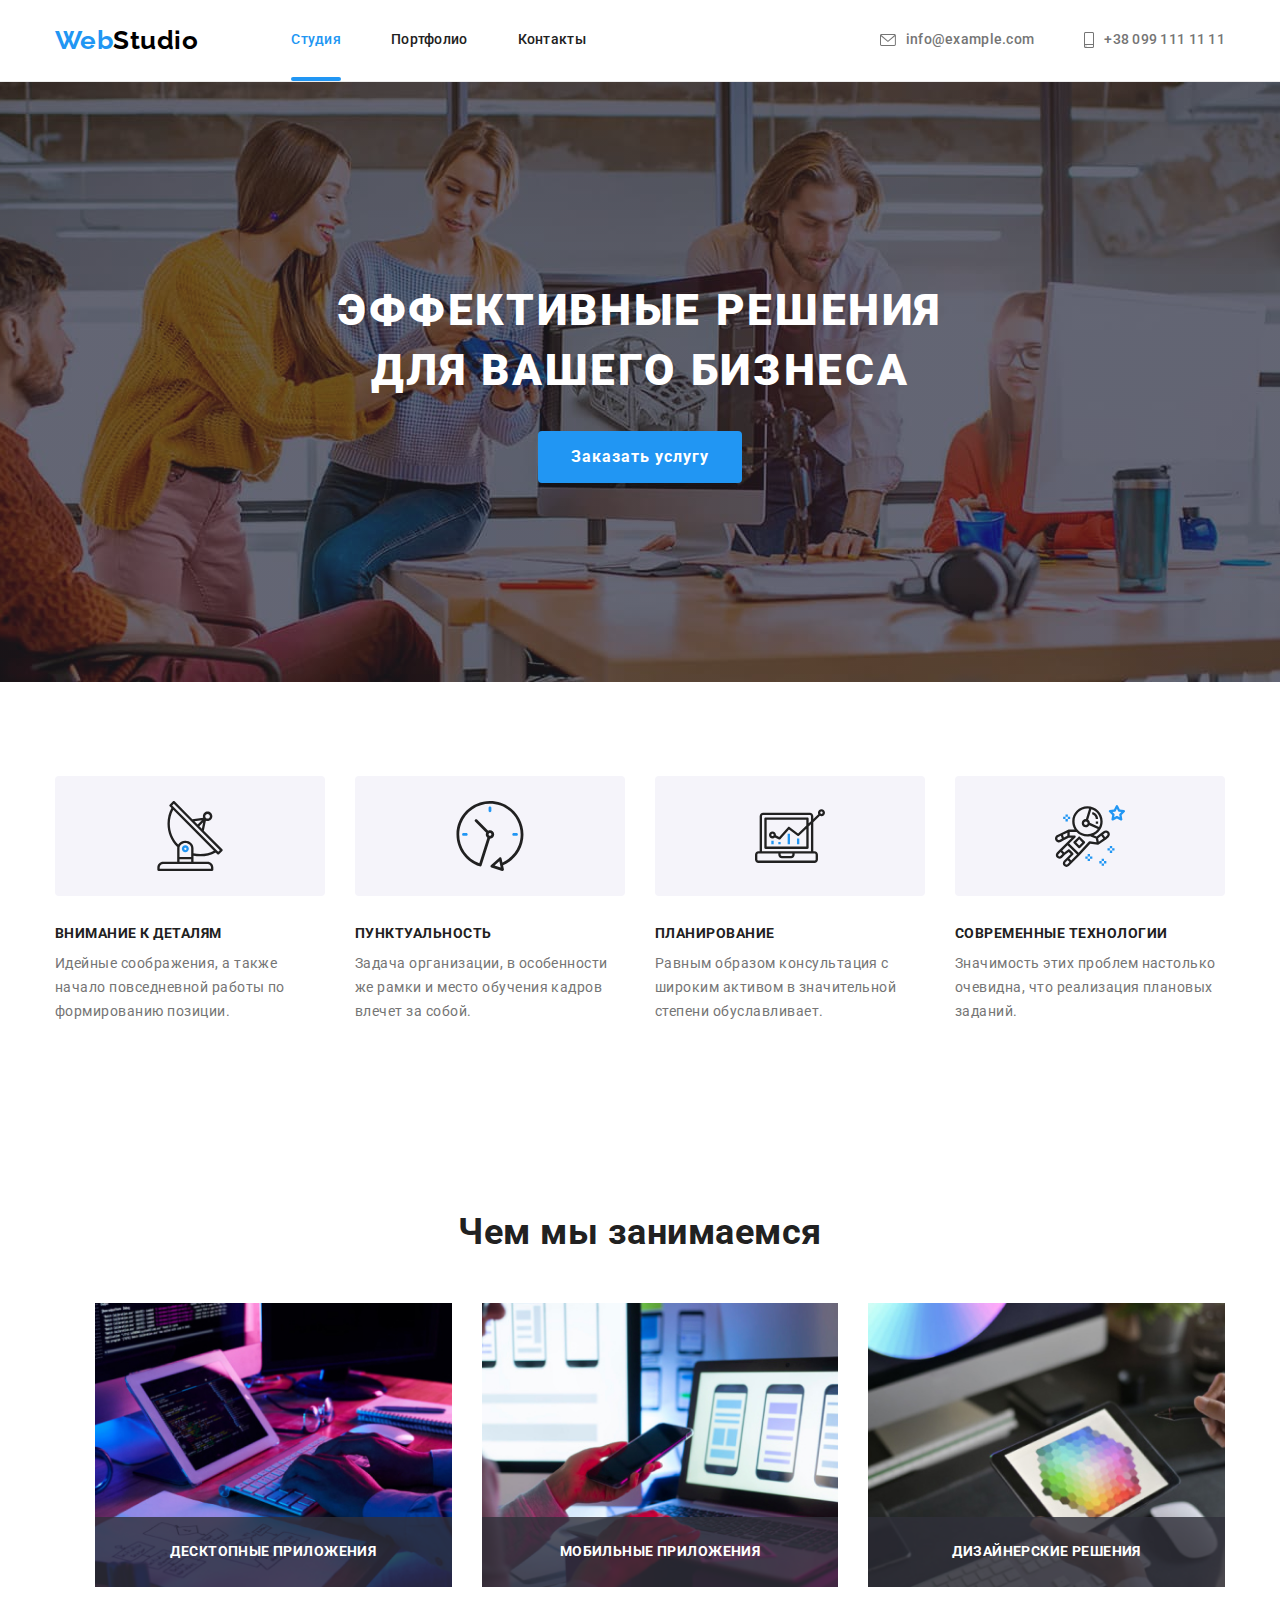
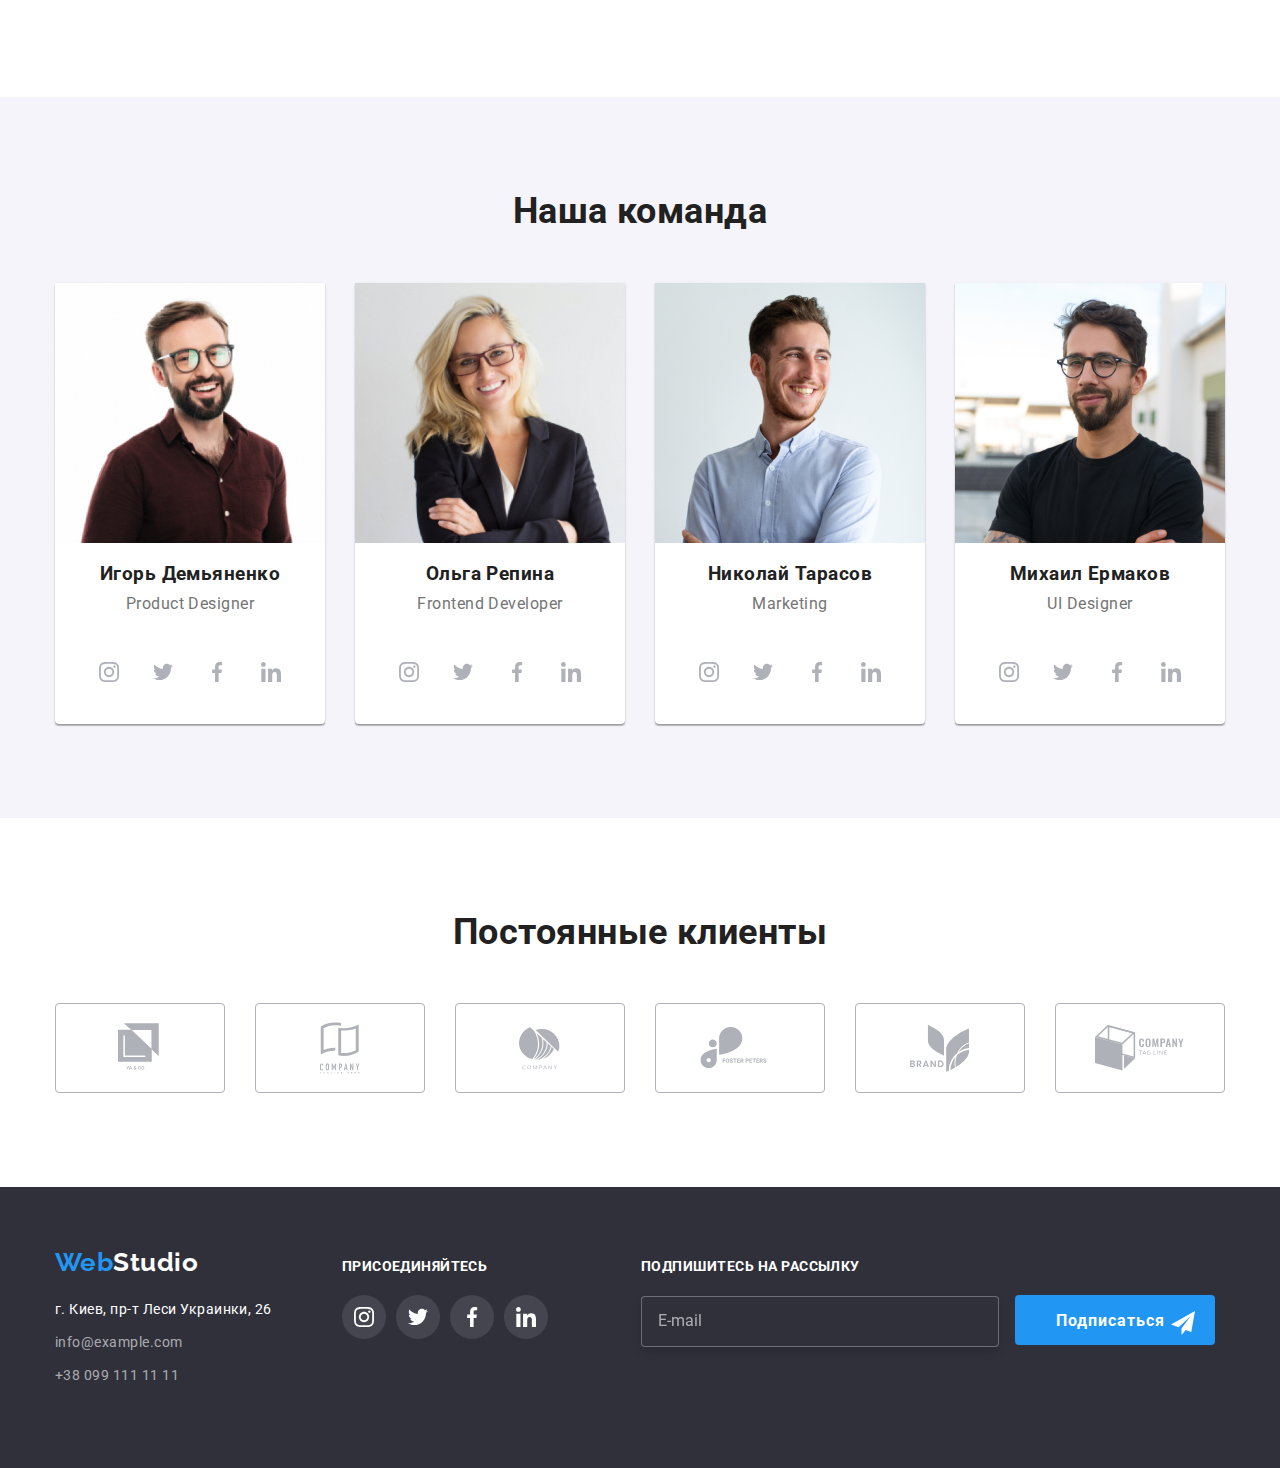
<file: index.html>
<!DOCTYPE html>
<html lang="ru">
  <head>
    <meta charset="UTF-8" />
    <meta name="viewport" content="width=device-width, initial-scale=1.0" />
    <title>WebStudio</title>
    
    <link href="https://fonts.googleapis.com/css2?family=Raleway:wght@700&family=Roboto:wght@400;500;700&display=swap" rel="stylesheet">
    <link rel="stylesheet" href="./css/normalize.css" />
    <link rel="stylesheet" href="./css/styles.css" />
  </head>
  <body>
    <!--Шапка страницы-->
    <header class="page-header">
  
      <div class="container flexbox">
      <nav class="navigation">
        <a href="./index.html" class="logo"> <span>Web</span>Studio</a>
        <!--Навигация на другие страницы-->
        <ul class="site-nav list">
          <li class="site-nav-item"><a href="./index.html" class="link current site-nav-link">Студия</a></li>
          <li class="site-nav-item"><a href="./portfolio.html" class="link site-nav-link">Портфолио</a></li>
          <li class="site-nav-item"><a href="./index.html" class="link site-nav-link">Контакты</a></li>
        </ul>
      </nav>
      <ul class="auth-nav list flexbox">
        <li class="contacts">
          <a class="link-contacts" href="mailto:info@example.com" >
          <svg class="contacts-icon" width="16" height="12"> 
            <use href="./img/icons/symbol-defs.svg#envelope"></use>
          </svg>
            info@example.com</a>
        </li>
        <li class="contacts">
          <a class="link-contacts"  href="tel:+380991111111"  >
          <svg class="contacts-icon" width="10" height="16">
            <use href="./img/icons/symbol-defs.svg#smartphone"></use>
          </svg>
          +38 099 111 11 11</a></li>
      </ul>
    </div>
    <span class="line flexbox"></span>
    </header>
    <main>
      <!--герой-->
      <section class="hero">
        <div class="hero-box">
        <h1 class="hero-title">Эффективные решения <br/> для вашего бизнеса</h1>
        <button class=" primary-button" data-modal-open>Заказать услугу</button>
      </div>
      </section>
      <!-- преимущества-->
      <section class="section feature">
        <div class="container">
        <ul class="feature-list list flexbox">
          <li class="flex-element">
            <div class="feature-icon ">
              <svg class="feature-icon-pic" width="70" height="70">
                <use href="./img/icons/symbol-defs.svg#antenna"></use>
              </svg>
            </div>
            <h3 class="section-title">Внимание к деталям</h3>
            <p class="section-text">
              Идейные соображения, а также начало повседневной работы по
              формированию позиции.
            </p>
          
          </li>
          <li class="flex-element">
            <div class="feature-icon ">
              <svg class="feature-icon-pic" width="70" height="70">
                <use href="./img/icons/symbol-defs.svg#clock"></use>
              </svg>
              </div>
            <h3 class="section-title">Пунктуальность</h3>
            <p class="section-text">
              Задача организации, в особенности же рамки и место обучения кадров
              влечет за собой.
            </p>
          </li>
          <li class="flex-element">
            <div class="feature-icon ">
              <svg class="feature-icon-pic" width="70" height="70">
                <use href="./img/icons/symbol-defs.svg#diagram"></use>
              </svg>
              </div>
            <h3 class="section-title">Планирование</h3>
            <p class="section-text">
              Равным образом консультация с широким активом в значительной
              степени обуславливает.
            </p>
          
          </li>
          <li class="flex-element">
            <div class="feature-icon ">
              <svg class="feature-icon-pic" width="70" height="70">
                <use href="./img/icons/symbol-defs.svg#astronaut"></use>
              </svg>
              </div>
            <h3 class="section-title">Современные технологии</h3>
            <p class="section-text">
              Значимость этих проблем настолько очевидна, что реализация
              плановых заданий.
            </p>
          
          </li>
        </ul>
      </div>
      </section>
      <!--галерея-->
      <section class="section gallery">
        <div class="container">
        <h2>Чем мы занимаемся</h2>
        <ul class="work flexbox">
          <li class="work-photo list">
            <a href="">
              <img src="./img/box1.jpg" alt="Работа с контентом" width="370" />
            
            <div class="gallery-bgc">
              <span class="gallery-text">Десктопные приложения</span>
           </div>
          </a>
          </li>
          <li class="work-photo list">
            <a href="">
              <img
                src="./img/box2.jpg"
                alt="Работа с мобильными приложениями"
                width="370"
              />
            
            <div class="gallery-bgc">
              <span class="gallery-text">Мобильные приложения</span>
            </div>
          </a>
          </li>
          <li class="work-photo list">
            <a href="">
              <img
                src="./img/box3.jpg"
                alt="Планшет с палитрой цвета"
                width="370"
              />
            
            <div class="gallery-bgc">
              <span class="gallery-text">Дизайнерские решения</span>
            </div>
          </a>
          </li>
        </ul>
      </div>
      </section>
      <!--команда-->
      <section class="section team-section">
        <div class="container">
        <h2>Наша команда</h2>
        <ul class="team list flexbox">
          <li class="team-box list">
            <img src="./img/img(1).jpg" class="team-pecture" alt="Фото члена команды" width="270" />
            <div class="work-desc">
            <h3 class="team-name">Игорь Демьяненко</h3>
            <p class="team-text">Product Designer</p>
            </div>
            <ul class="social-icon-list list">
              <li class="social-icon-item">
<a class="social-icon-link" href="https://www.instagram.com/" target="_blank" rel="" aria-label="ссылка на Инстаграм">
<svg class="social-icon">
  <use href="./img/icons/symbol-defs.svg#instagram"></use>
</svg>
</a>
              </li>
              <li class="social-icon-item">
<a class="social-icon-link" href="https://twitter.com/" target="_blank" rel="" aria-label="ссылка на Твиттер">
<svg class="social-icon">
  <use href="./img/icons/symbol-defs.svg#twitter"></use>
</svg>
</a>
              </li>
<li class="social-icon-item">
  <a class="social-icon-link" href="https://facebook.com/" target="_blank" rel="" aria-label="ссылка на Фейсбук">
    <svg class="social-icon">
      <use href="./img/icons/symbol-defs.svg#facebook"></use>
    </svg>
 </a>
</li>
<li class="social-icon-item">
  <a class="social-icon-link" href="https://linkedin.com/" target="_blank" rel="" aria-label="ссылка на Линкедин">
    <svg class="social-icon">
      <use href="./img/icons/symbol-defs.svg#linkedin"></use>
    </svg>
 </a>
</li>
              
            </ul>
          </li>
          <li class="team-box list">
            <img src="./img/img(2).jpg" class="team-pecture" alt="Фото члена команды" width="270" />
            <div class="work-desc">
            <h3 class="team-name">Ольга Репина</h3>
            <p class="team-text">Frontend Developer</p>
          </div>
          <ul class="social-icon-list list">
            <li class="social-icon-item">
<a class="social-icon-link" href="https://www.instagram.com/" target="_blank" rel="" aria-label="ссылка на Инстаграм">
<svg class="social-icon">
<use href="./img/icons/symbol-defs.svg#instagram"></use>
</svg>
</a>
 </li>
            <li class="social-icon-item">
<a class="social-icon-link" href="https://twitter.com/" target="_blank" rel="" aria-label="ссылка на Твиттер">
<svg class="social-icon">
<use href="./img/icons/symbol-defs.svg#twitter"></use>
</svg>
</a>
            </li>
<li class="social-icon-item">
<a class="social-icon-link" href="https://facebook.com/" target="_blank" rel="" aria-label="ссылка на Фейсбук">
  <svg class="social-icon">
    <use href="./img/icons/symbol-defs.svg#facebook"></use>
  </svg>
</a>
</li>
<li class="social-icon-item">
<a class="social-icon-link" href="https://linkedin.com/" target="_blank" rel="" aria-label="ссылка на Линкедин">
  <svg class="social-icon">
    <use href="./img/icons/symbol-defs.svg#linkedin"></use>
  </svg>
</a>

            </li>
          </ul>
          </li>
          <li class="team-box list">
            <img src="./img/img(3).jpg" class="team-pecture" alt="Фото члена команды" width="270" />
            <div class="work-desc">
            <h3 class="team-name">Николай Тарасов</h3>
            <p class="team-text">Marketing</p>
          </div>
          <ul class="social-icon-list list">
            <li class="social-icon-item">
<a class="social-icon-link" href="https://www.instagram.com/" target="_blank" rel="" aria-label="ссылка на Инстаграм">
<svg class="social-icon">
<use href="./img/icons/symbol-defs.svg#instagram"></use>
</svg>
</a>
            </li>
            <li class="social-icon-item">
<a class="social-icon-link" href="https://twitter.com/" target="_blank" rel="" aria-label="ссылка на Твиттер">
<svg class="social-icon">
<use href="./img/icons/symbol-defs.svg#twitter"></use>
</svg>
</a>
            </li>
<li class="social-icon-item">
<a class="social-icon-link" href="https://facebook.com/" target="_blank" rel="" aria-label="ссылка на Фейсбук">
  <svg class="social-icon">
    <use href="./img/icons/symbol-defs.svg#facebook"></use>
  </svg>
</a>
</li>
<li class="social-icon-item">
<a class="social-icon-link" href="https://linkedin.com/" target="_blank" rel="" aria-label="ссылка на Линкедин">
  <svg class="social-icon">
    <use href="./img/icons/symbol-defs.svg#linkedin"></use>
  </svg>
</a>

            </li>
          </ul>
          </li>
          <li class="team-box list">
            <img src="./img/img(4).jpg" class="team-pecture" alt="Фото члена команды" width="270" />
            <div class="work-desc">
            <h3 class="team-name">Михаил Ермаков</h3>
            <p class="team-text">UI Designer</p>
          </div>
          <ul class="social-icon-list list">
            <li class="social-icon-item">
<a class="social-icon-link" href="https://www.instagram.com/" target="_blank" rel="" aria-label="ссылка на Инстаграм">
<svg class="social-icon">
<use href="./img/icons/symbol-defs.svg#instagram"></use>
</svg>
</a>
            </li>
            <li class="social-icon-item">
<a class="social-icon-link" href="https://twitter.com/" target="_blank" rel="" aria-label="ссылка на Твиттер">
<svg class="social-icon">
<use href="./img/icons/symbol-defs.svg#twitter"></use>
</svg>
</a>
            </li>
<li class="social-icon-item">
<a class="social-icon-link" href="https://facebook.com/" target="_blank" rel="" aria-label="ссылка на Фейсбук">
  <svg class="social-icon">
    <use href="./img/icons/symbol-defs.svg#facebook"></use>
  </svg>
</a>
</li>
<li class="social-icon-item">
<a class="social-icon-link" href="https://linkedin.com/" target="_blank" rel="" aria-label="ссылка на Линкедин">
  <svg class="social-icon">
    <use href="./img/icons/symbol-defs.svg#linkedin"></use>
  </svg>
</a>

            </li>
          </ul>
          </li>
        </ul>
      </div>
      </section>
<!--Постоянные клиенты-->
      <section class="section clients">
 <div class="container">
          <h2>Постоянные клиенты</h2>
          <ul class="list clients-list flexbox">
            <li class="clients-item">
              <a class="clients-link" href="" target="_blank" rel="" aria-label="ссылка на клиентов">
                <svg class="clients-icon" width="45" height="50">
                  <use href="./img/icons/symbol-defs.svg#logo1"></use>
                </svg></a>
            </li>
            <li class="clients-item">
              <a class="clients-link" href="" target="_blank" rel="" aria-label="ссылка на клиентов">
                <svg class="clients-icon" width="40" height="52">
                  <use href="./img/icons/symbol-defs.svg#logo2"></use>
                </svg></a>
            </li>
            <li class="clients-item">
              <a class="clients-link" href="" target="_blank" rel="" aria-label="ссылка на клиентов">
                <svg class="clients-icon" width="41" height="43">
                  <use href="./img/icons/symbol-defs.svg#logo3"></use>
                  </svg>
                </a>
            </li>
            <li class="clients-item">
              <a class="clients-link" href="" target="_blank" rel="" aria-label="ссылка на клиентов">
                <svg class="clients-icon" width="80" height="42">
                  <use href="./img/icons/symbol-defs.svg#logo4"></use>
                </svg></a>
            </li>
            <li class="clients-item">
              <a class="clients-link" href="" target="_blank" rel="" aria-label="ссылка на клиентов">
                <svg class="clients-icon" width="59" height="47">
                  <use href="./img/icons/symbol-defs.svg#logo5"></use>
                </svg></a>
            </li>
            <li class="clients-item">
              <a class="clients-link" href="" target="_blank" rel="" aria-label="ссылка на клиентов">
                <svg class="clients-icon" width="89" height="46">
                  <use href="./img/icons/symbol-defs.svg#logo6"></use>
                </svg></a>
            </li>
          </ul>
        </div>
      </section>
    </main>

    <footer class="footer">
      <div class="container flexbox">
        <div class="logo-max">
        <a href="./index.html" class="logo-footer">
          <span>Web</span><span class="logo-white">Studio</span></a>
      
        <address class="address">
          г. Киев, пр-т Леси Украинки, 26
          <a href="mailto:info@example.com" class="link">info@example.com</a>
          <a href="tel:+380991111111" class="link-tel">+38 099 111 11 11</a>
        </address>
      </div>
        
        <div class="footer-box">
          <b class="follow">присоединяйтесь</b>
        <ul class="footer-icon-list list">
          <li class="footer-icon-item">
<a class="footer-icon-link" href="https://www.instagram.com/" target="_blank" rel="" aria-label="ссылка на Инстаграм">
<svg class="footer-icon">
<use href="./img/icons/symbol-defs.svg#instagram"></use>
</svg>
</a> 
          </li>
          <li class="footer-icon-item list">
<a class="footer-icon-link" href="https://twitter.com/" target="_blank" rel="" aria-label="ссылка на Твиттер">
<svg class="footer-icon">
<use href="./img/icons/symbol-defs.svg#twitter"></use>
</svg>
</a>
          </li>
<li class="footer-icon-item list">
<a class="footer-icon-link" href="https://facebook.com/" target="_blank" rel="" aria-label="ссылка на Фейсбук">
<svg class="footer-icon">
  <use href="./img/icons/symbol-defs.svg#facebook"></use>
</svg>
</a>
</li>
<li class="footer-icon-item list">
<a class="footer-icon-link" href="https://linkedin.com/" target="_blank" rel="" aria-label="ссылка на Линкедин">
<svg class="footer-icon">
  <use href="./img/icons/symbol-defs.svg#linkedin"></use>
</svg>
</a>
</li>
        </ul>
</div>
<div class="sign">
  <b class="subscribe-title">Подпишитесь на рассылку</b>
  <form class="footer-form"> 
<input class="field" type="email" name="subscribe"  placeholder="E-mail">
<button class="footer-btn" type="submit"><span>Подписаться</span>
  <svg class="footer-btn-icon" width="24px" height="24px">
    <use href="img/icons/symbol-defs3.svg#send"></use>
  </svg>
</button>
  </form>
</div>
</div>
</footer>
<div class="backdrop is-hidden" data-modal>
   <div class="modal">
     <button class="btn-close" data-modal-close>
       <svg class="modal-close">
      <use href="./img/icons/symbol-defs.svg#close"></use>
     </svg>
     </button>
    <div class="modal-content">
<b class="modal-title">Оставьте свои данные, мы вам перезвоним</b>
<form class="modal-form">
  <label class="form-box">
    <span>Имя</span>
    <input class="input-form" type="text" name="user-name" required>
    <svg class="form-icon" width="12" height="12">
      <use href="./img/icons/symbol-defs2.svg#name"></use>
    </svg>
  </label>
  <label class="form-box">
    <span>Телефон</span>
    <input class="input-form" type="tel" name="phone" required>
    <svg class="form-icon" width="12" height="12">
      <use href="./img/icons/symbol-defs2.svg#phone"></use>
    </svg>
  </label>
  <label class="form-box">
  <span>Почта</span>
  <input class="input-form" type="email" name="mail" required>
  <svg class="form-icon" width="12" height="12">
    <use href="./img/icons/symbol-defs2.svg#envelop"></use>
  </svg>
</label>
<label class="form-box">
  <span>Комментарий</span>
  <textarea class="form-comment" name="comment" placeholder="Введите текст">
</textarea>
</label>
<div class="checkbox-point">
<label class="deal-box">
  <input class="checkbox visually-hidden" type="checkbox" name="checkbox">
  <span class="deal-icon"></span>
  <span class="deal-text">Соглашаюсь с рассылкой и принимаю
    <a class="deal-link" href=""> Условия договора</a>
  </span>
</label>
</div>
<div class="button">
<button class="primary-button btn" type="submit">Отправить</button>
</div>
</form>
    </div>
   </div>
 </div>
 <script src="./js/modal.js"></script>
  </body>
</html>
</file>
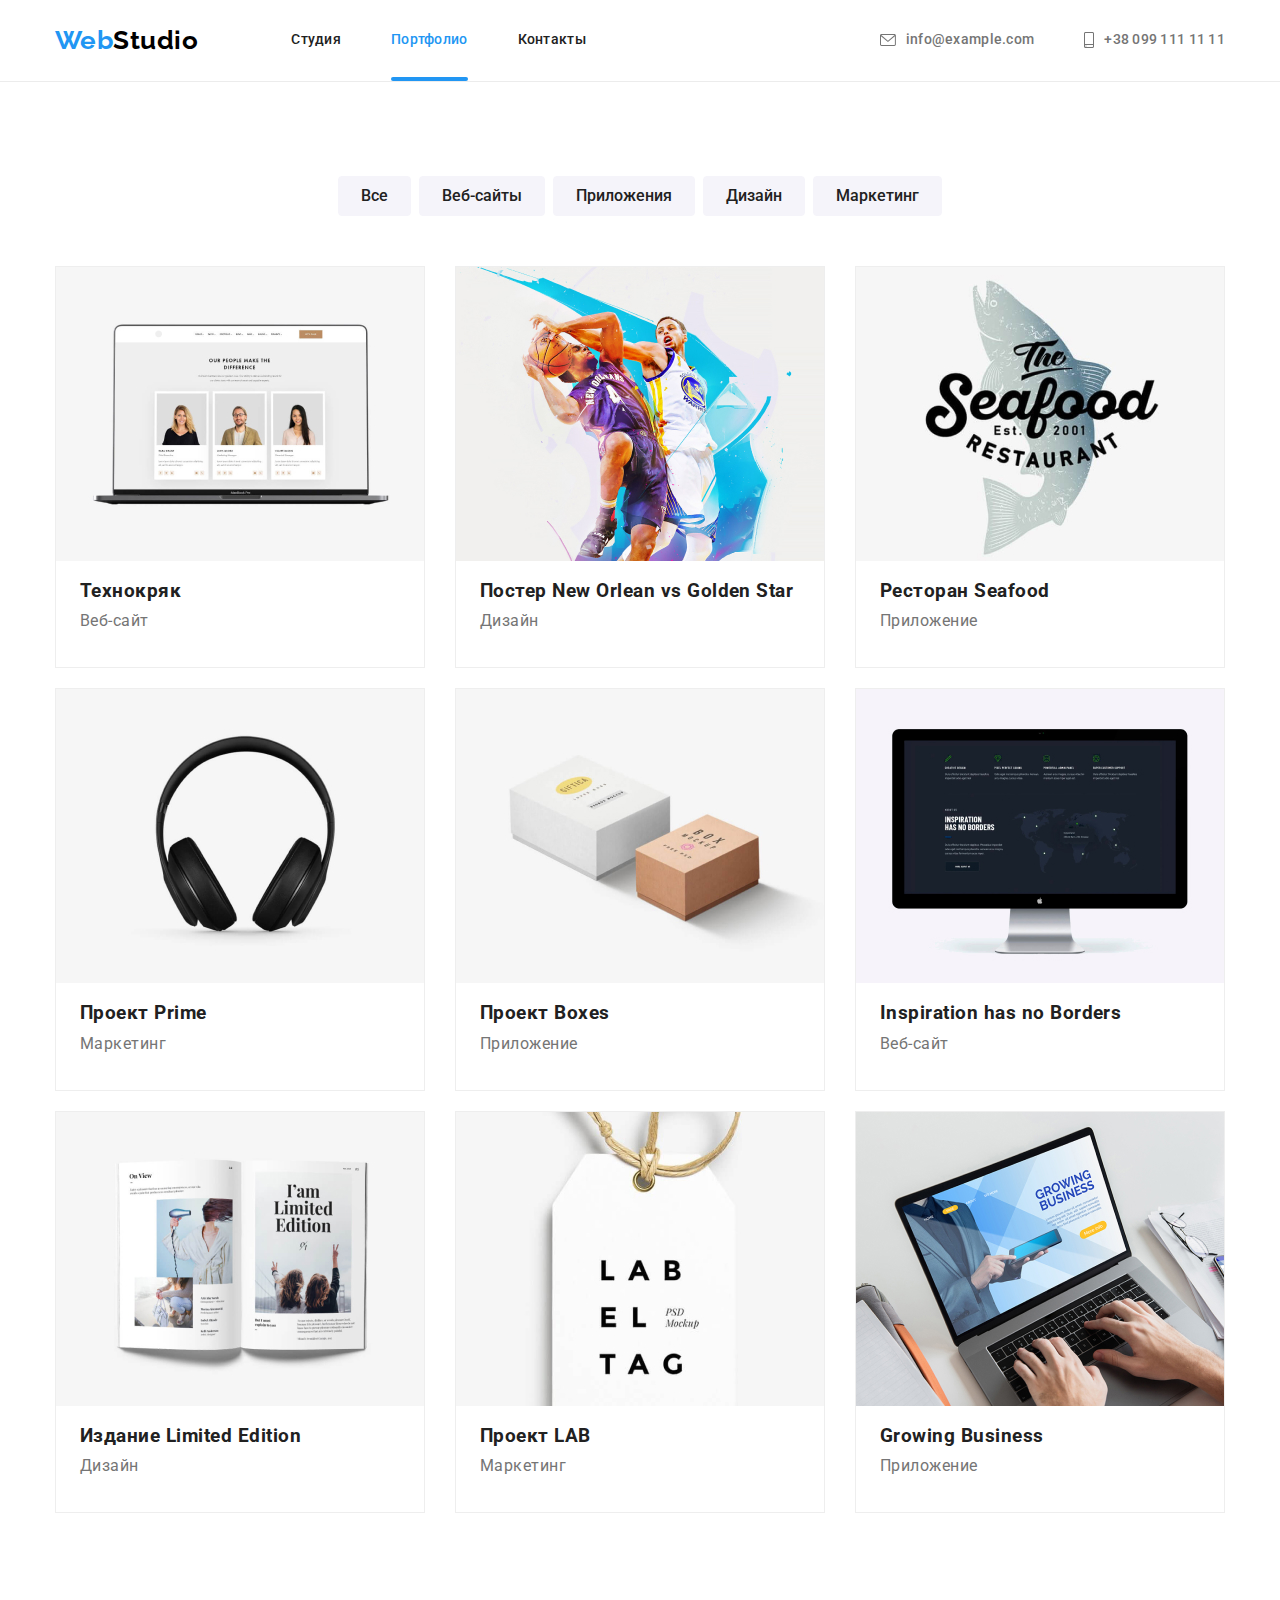
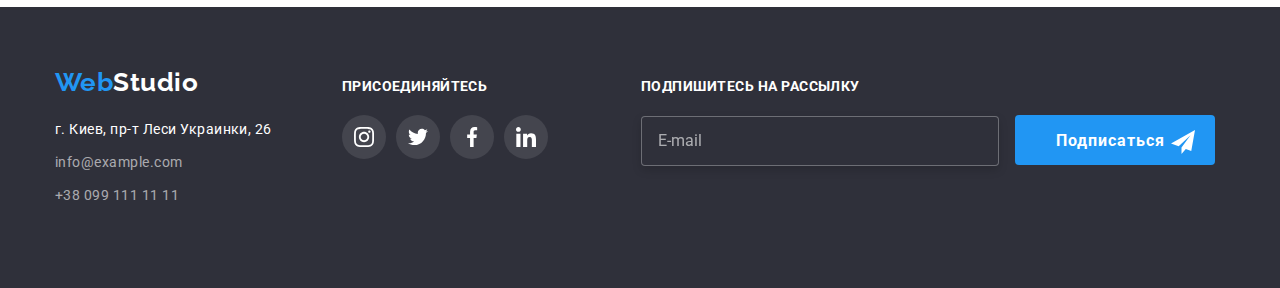
<file: portfolio.html>
<!DOCTYPE html>
<html lang="ru">
  <head>
    <meta charset="UTF-8" />
    <meta name="viewport" content="width=, initial-scale=1.0" />
    <title>Webstudio</title>
    
    <link href="https://fonts.googleapis.com/css2?family=Raleway:wght@700&family=Roboto:wght@400;500;700&display=swap" rel="stylesheet">
    <link rel="stylesheet" href="./css/normalize.css" />
    <link rel="stylesheet" href="./css/styles.css" />
  </head>
  <body>
     <!--Шапка страницы-->
     <header class="page-header">
      <div class="container flexbox">
      <nav class="navigation">
        <a href="./index.html" class="logo"> <span>Web</span>Studio</a>
        <!--Навигация на другие страницы-->
        <ul class="site-nav list">
          <li class="site-nav-item"><a href="./index.html" class="link site-nav-link">Студия</a></li>
          <li class="site-nav-item"><a href="./portfolio.html" class="link site-nav-link current" >Портфолио</a></li>
          <li class="site-nav-item"><a href="./index.html" class="link ">Контакты</a></li>
        </ul>
      </nav>
      <ul class="auth-nav list flexbox">
        <li class="contacts">
          <a class="link-contacts" href="mailto:info@example.com" >
          <svg class="contacts-icon" width="16" height="12"> 
            <use href="./img/icons/symbol-defs.svg#envelope"></use>
          </svg>
            info@example.com</a>
        </li>
        <li class="contacts">
          <a class="link-contacts"  href="tel:+380991111111"  >
          <svg class="contacts-icon" width="10" height="16">
            <use href="./img/icons/symbol-defs.svg#smartphone"></use>
          </svg>
          +38 099 111 11 11</a></li>
      </ul>
    </div>
    <span class="line flexbox"></span>
    </header>
    <main>
      <section class="section">
      <div class="container">
      <h1 class="visually-hidden">Портфолио</h1>
      <ul class="filter list flexbox">
        <li class="filter-item">
          <button class="filter-button" type="button">Все</button></li>
        <li class="filter-item">
          <button class="filter-button" type="button">Веб-сайты</button></li>
        <li class="filter-item">
          <button class="filter-button" type="button">Приложения</button></li>
        <li class="filter-item">
          <button class="filter-button" type="button">Дизайн</button></li>
        <li class="filter-item">
          <button class="filter-button" type="button">Маркетинг</button></li>
      </ul>
        <ul class="portfolio-box list flexbox">
          
          <li class="portfolio list">
            <a href="" class="portfolio-link">
              <!--card-->
                <div class="overlay">
              <img src="./photo/img5.jpg" class="team-pecture" alt="Фото ноутбука" width="370"/>
                <div class="overlay-description">
              <p class="overlay-text">Технокряк это современная площадка распространения коронавируса. Компании используют эту платформу для цифрового шпионажа и атак на защищённые сервера конкурентов.</p>
              </div>
              </div>
            <!--card-description-->
            <div class="work-desc">
              <h3 class="team-name">Технокряк</h3>
              <p class="team-text">Веб-сайт</p>
            </div>
            </a>
          </li>
        
          <li class="portfolio list">
            <a href="" class="portfolio-link">
              
              <div class="overlay">
              <img src="./photo/img6.jpg" class="team-pecture" alt="Фото постера" width="370" />
              <div class="overlay-description">
               <p class="overlay-text">Технокряк это современная площадка распространения коронавируса. Компании используют эту платформу для цифрового шпионажа и атак на защищённые сервера конкурентов.</p>
              </div>
            </div>
             <div class="work-desc">
              <h3 class="team-name">Постер New Orlean vs Golden Star</h3>
              <p class="team-text">Дизайн</p>
            </div>
            </a>
          </li>
          <li class="portfolio list">
            <a href="" class="portfolio-link">
              
               <div class="overlay">
              <img src="./photo/img7.jpg" class="team-pecture" alt="Логотип ресторана" width="370" />
              <div class="overlay-description">
              <p class="overlay-text">Технокряк это современная площадка распространения коронавируса. Компании используют эту платформу для цифрового шпионажа и атак на защищённые сервера конкурентов.</p>
              </div>
            </div>
            <div class="work-desc">
              <h3 class="team-name">Ресторан Seafood</h3>
              <p class="team-text">Приложение</p>
            </div>
            </a>
          </li>
          <li class="portfolio list">
            <a href="" class="portfolio-link">
              
             <div class="overlay">
              <img src="./photo/img8.jpg" class="team-pecture" alt="Фото наушников" width="370" />
              <div class="overlay-description">
               <p class="overlay-text">Технокряк это современная площадка распространения коронавируса. Компании используют эту платформу для цифрового шпионажа и атак на защищённые сервера конкурентов.</p>
              </div>
             </div>
              <div class="work-desc">
              <h3 class="team-name">Проект Prime</h3>
              <p class="team-text">Маркетинг</p>
              </div>
            </a>
          </li>
          <li class="portfolio list">
            <a href="" class="portfolio-link">
              
               <div class="overlay">
              <img src="./photo/img9.jpg" class="team-pecture" alt="Фото коробок" width="370" />
              <div class="overlay-description">
              <p class="overlay-text">Технокряк это современная площадка распространения коронавируса. Компании используют эту платформу для цифрового шпионажа и атак на защищённые сервера конкурентов.</p>
              </div>
            </div>
              <div class="work-desc">
              <h3 class="team-name">Проект Boxes</h3>
              <p class="team-text">Приложение</p>
            </div>
            </a>
          </li>
          <li class="portfolio list">
            <a href="" class="portfolio-link">
             
              <div class="overlay">
              <img src="./photo/img10.jpg" class="team-pecture" alt="Фото десктопа" width="370" />
              <div class="overlay-description">
              <p class="overlay-text">Технокряк это современная площадка распространения коронавируса. Компании используют эту платформу для цифрового шпионажа и атак на защищённые сервера конкурентов.</p>
              </div>
            </div>
              <div class="work-desc">
              <h3 class="team-name">Inspiration has no Borders</h3>
              <p class="team-text">Веб-сайт</p>
            </div>
            </a>
          </li>
          <li class="portfolio list">
            <a href="" class="portfolio-link">
              <div class="overlay">
              <img src="./photo/img11.jpg" class="team-pecture" alt="Фото журнала" width="370" />
              <div class="overlay-description">
              <p class="overlay-text">Технокряк это современная площадка распространения коронавируса. Компании используют эту платформу для цифрового шпионажа и атак на защищённые сервера конкурентов.</p>
              </div>
            </div>
               <div class="work-desc">
              <h3 class="team-name">Издание Limited Edition</h3>
              <p class="team-text">Дизайн</p>
            </div>
            </a>
          </li>
          <li class="portfolio list">
            <a href="" class="portfolio-link">
              <div class="overlay">
              <img src="./photo/img12.jpg" class="team-pecture" alt="Фото лейбла" width="370" />
              <div class="overlay-description">
               <p class="overlay-text">Технокряк это современная площадка распространения коронавируса. Компании используют эту платформу для цифрового шпионажа и атак на защищённые сервера конкурентов.</p>
              </div>
            </div>
              <div class="work-desc">
              <h3 class="team-name">Проект LAB</h3>
              <p class="team-text">Маркетинг</p>
            </div>
            </a>
          </li>
          <li class="portfolio list">
            <a href="" class="portfolio-link">
              
                <div class="overlay">
              <img src="./photo/img13.jpg" class="team-pecture" alt="Фото ноутбука" />
              <div class="overlay-description">
              <p class="overlay-text">Технокряк это современная площадка распространения коронавируса. Компании используют эту платформу для цифрового шпионажа и атак на защищённые сервера конкурентов.</p>
              </div>
            </div>
            <div class="work-desc">
              <h3 class="team-name">Growing Business</h3>
              <p class="team-text">Приложение</p>
            </div>
            </a>
          </li>
        </ul>
      </div>
      </section>
    </main>
    <!--футер -->
    <footer class="footer">
      <div class="container flexbox">
        <div class="logo-max">
        <a href="./index.html" class="logo-footer">
          <span>Web</span><span class="logo-white">Studio</span></a>
       <address class="address">
          г. Киев, пр-т Леси Украинки, 26
          <a href="mailto:info@example.com" class="link">info@example.com</a>
          <a href="tel:+380991111111" class="link-tel">+38 099 111 11 11</a>
        </address>
      </div>
         <div class="footer-box">
          <b class="follow">присоединяйтесь</b>
        <ul class="footer-icon-list list">
          <li class="footer-icon-item">
<a class="footer-icon-link" href="https://www.instagram.com/" target="_blank" rel="" aria-label="ссылка на Инстаграм">
<svg class="footer-icon">
<use href="./img/icons/symbol-defs.svg#instagram"></use>
</svg>
</a> 
          </li>
          <li class="footer-icon-item">
<a class="footer-icon-link" href="https://twitter.com/" target="_blank" rel="" aria-label="ссылка на Твиттер">
<svg class="footer-icon">
<use href="./img/icons/symbol-defs.svg#twitter"></use>
</svg>
</a>
</li>
<li class="footer-icon-item">
<a class="footer-icon-link" href="https://facebook.com/" target="_blank" rel="" aria-label="ссылка на Фейсбук">
<svg class="footer-icon">
  <use href="./img/icons/symbol-defs.svg#facebook"></use>
</svg>
</a>
</li>
<li class="footer-icon-item">
<a class="footer-icon-link" href="https://linkedin.com/" target="_blank" rel="" aria-label="ссылка на Линкедин">
<svg class="footer-icon">
  <use href="./img/icons/symbol-defs.svg#linkedin"></use>
</svg>
</a>
</li>
</ul>
</div>
<div class="sign">
  <b class="subscribe-title">Подпишитесь на рассылку</b>
  <form class="footer-form">
<input class="field" type="email" name="subscribe"  placeholder="E-mail">
<button class="footer-btn" type="submit"><span>Подписаться</span>
  <svg class="footer-btn-icon" width="24px" height="24px">
    <use href="img/icons/symbol-defs3.svg#send"></use>
  </svg>
</button>
  </form>
</div>
</div>


 </footer>
  </body>
</html>
</file>
<file: css/styles.css>
:root {
  --white: #ffffff;
  --active: #2196f3;
  --black: #000000;
  --primary-text: #212121;
  --secondary-text: #757575;
  --gray-bgc: #f5f4fa;
  --mailito: rgba(255, 255, 255, 0.6);
  --ftr-bcg: #2f303a;
  --social-icon: #AFB1B8;
  --function-animation: cubic-bezier(0.4, 0, 0.2, 1);
}

/* цвет основного текста 212121 */
/* вторичный цвет текста 757575 */
/* цвет логотипа 000000; 2196F3 */
/* белый цвет FFFFFF */
/* цвет адреса FFFFFF 0.6 */
/* background color E5E5E5 */
/* background header FFFFFF */
/* second background color F5F4FA */
/* background footer 2F303A */


html {
  box-sizing: border-box;
}

*,
*::after,
*::befor {
  box-sizing: inherit;
}
body {
  color: var(--primary-text);
  background-color: var(--white);
  font-family: "Roboto", sans-serif;
  letter-spacing: 0.03em;
}

/* убирает маркеры*/
.list {
  padding: 0px;
  margin: 0px;
  list-style: none;
}

/* убирает подчеркивание*/
a {
  text-decoration: none;
}

img {
  display: block;
  width: 100%;
  height: auto;
}
/* хедер*/

.container {
  margin-left: auto;
  margin-right: auto;
  width: 1200px;
  padding-left: 15px;
  padding-right: 15px;
}

.flexbox {
  display: flex;
  flex-wrap: wrap;
}

.section {
  padding-top: 94px;
  padding-bottom: 94px;
}

.page-header .flexbox {
align-items: center;
justify-content: flex-end;
}
 

/* лого */

.logo {
  margin-right: 93px;
}

.logo > span {
  padding-top: 25px;
  padding-bottom: 25px;
  color: var(--active);
  font-family: "Raleway", sans-serif;
  font-style: normal;
  font-weight: 700;
  font-size: 26px;
  line-height: 1.19;
}

.logo {
  padding-top: 25px;
  padding-bottom: 25px;
  color: var(--black);
  font-family: "Raleway", sans-serif;
  font-style: normal;
  font-weight: 700;
  font-size: 26px;
  line-height: 1.19;
}


/* site-nav */
.site-nav .current {
  color: var(--active)
}

.site-nav {
  display: flex;
}
.site-nav-item:not(:last-child) {
  margin-right: 50px;
}

.navigation {
  display: flex;
  align-items: center;
  margin-right: auto;
}

.site-nav .link { 
  display: block;
  padding-top: 25px;
  padding-bottom: 25px;
  color: var(--primary-text);
font-weight: 500;
font-size: 14px;
line-height: 1.14;
letter-spacing: 0.02em;
}

.site-nav .link:hover,
.site-nav .link:focus {
  color: var(--active);
}

.site-nav .link.current {
  color: var(--active);
}

.site-nav-link .link{
  position: relative;
}
.site-nav-link{
  position: relative;
}
.current:after {
  content:"";
  position: absolute;
  left: 0;
  bottom: -8px;
  width: 100%;
  height: 4px;
  background-color: var(--active);
  border-radius: 2px;

}


/*адрес в хедере*/

.contacts-icon{
  fill: var(--secondary-text);
  margin-right: 10px;
 }

 .link-contacts {
   display: flex;
   align-items: center;
 }

.auth-nav {
  display: flex;
}

.auth-nav .link-contacts {
font-weight: 500;
font-size: 14px;
line-height: 1.14;
letter-spacing: 0.02em;
color: var(--secondary-text);
transition: color 250ms cubic-bezier(0.4, 0, 0.2, 1);
}

.link-contacts:hover, 
.link-contacts:focus {
  color: var(--active);
  
}

.link-contacts:hover .contacts-icon {
  fill: var(--active);
}


 .contacts:not(:last-child) {
  margin-right: 50px;
}

.line {
  border-bottom: 1px solid #ECECEC;
  flex-grow: 1;
}

  

/*герой*/

.hero {
  display: flex;
  align-items: center;
  justify-content: center;
height: 600px;
max-width: 1600px;
margin-right: auto;
margin-left: auto;
background-image: linear-gradient( to right, rgba(47, 48, 58, 0.4), rgba(47, 48, 58, 0.4) ), url(../img/bgi.jpg);
background-size: cover;
background-repeat: no-repeat;
background-position: center;
}

.hero .hero-box {
  text-align: center;
}

.hero-title {
  margin-top: 0px;
  margin-bottom: 30px;
color: var(--white);
  font-weight: 900;
  font-size: 44px;
  line-height: 1.36;
  text-transform: uppercase;
 letter-spacing: 0.06em;
}

/* button*/
.primary-button {
  display: inline-block;
  text-align: center;
  border-color: var(--active);
  border-radius: 4px;
  padding: 10px 32px;
  min-width: 200px;
  border: 1px solid transparent;
  color: var(--white);
  background-color: var(--active);
  font-weight: bold;
  font-size: 16px;
  line-height: 1.87;
  letter-spacing: 0.06em;
  cursor: pointer;
color: var(--white);
  transition: background-color 250ms var(--function-animation);
}

  .hero .primary-button:hover,
  .hero .primary-button:focus {
    background-color: var(--active);
    color: var(--white);
    box-shadow: 0px 4px 4px rgba(0, 0, 0, 0.15);

 }

/*секция преимущества*/

.flex-element:not(:last-child) {
  margin-right: 30px;

}
.flex-element {
  width: calc((100% - 30px * 3) / 4);
}


.feature-icon  {
  display: flex;
 justify-content: center;
 align-items: center;
  background-color: var(--gray-bgc);
  border: 1px solid transparent;
  border-radius: 4px;
  width: 270px;
  height: 120px;
  margin-bottom: 30px;
}


.section-title {
  margin-top: 0px;
  margin-bottom: 10px;
  font-weight: bold;
  font-size: 14px;
  line-height: 1.14;
  text-transform: uppercase;
}

.section .section-text {
  max-width: 270px;
  margin-top: 0px;
  margin-bottom: 0px;
  color: var(--secondary-text);
  font-size: 14px;
  line-height: 1.71;
}

/*галерея*/

.gallery h2 {
  margin-top: 0px;
  margin-bottom: 50px;
  padding: 0px 0px;
  font-weight: bold;
  font-size: 36px;
  line-height: 1.16;
  text-align: center;
}

.work-photo {
  width: calc((100% - 30px * 2) / 3);
}

.work-photo:not(:last-child) {
  margin-right: 30px;
}
.work-photo {
  position: relative;
}

.gallery-text {
  
  font-weight: 700;
font-size: 14px;
line-height: 1.71;
letter-spacing: 0.03em;
text-transform: uppercase;
color: var(--white);
}
.gallery-bgc {
  position: absolute;
  left: 0;
  bottom: 0;
  width: 100%;
  height: 70px;
  background-color: rgba(47, 48, 58, 0.8);
  display: flex;
  justify-content: center;
 align-items: center;
}

/*команда*/

.team-section {background-color: var(--gray-bgc)}
.team-section h2 {
  margin-top: 0px;
  margin-bottom: 50px;
  font-weight: bold;
  font-size: 36px;
  line-height: 1.16;
  text-align: center;
}

.team .list {
  background-color: var(--white);
  font-weight: 500;
  font-size: 16px;
  line-height: 1.18;
}


.team-box:not(:nth-child(4n)) {
  margin-right: 30px;
}

.team-box {
  width: calc((100% - 30px * 3) / 4);
  background: var(--white);
box-shadow: 0px 1px 3px rgba(0, 0, 0, 0.12), 0px 1px 1px rgba(0, 0, 0, 0.14), 0px 2px 1px rgba(0, 0, 0, 0.2);
border-radius: 0px 0px 4px 4px;
}

.work-desc {
   padding-right: 24px;
  padding-left: 24px;
  padding-bottom: 20px;
  padding-top: 20px;
  text-align: center;

}

.team-pecture {
  padding: 0px 0px;
  margin-top: 0px;
  
}

.team-name {
  margin-top: 0px;
  margin-bottom: 10px;
}

.team-text {
  margin-top: 0px;
  margin-bottom: 16px;
  color: var(--secondary-text);
  font-weight: 400;
  font-size: 16px;
  line-height: 1.18;
}

.social-icon-list {
  display: flex;
  justify-content: center;
  margin-bottom: 30px;
}

.social-icon-item:not(:last-child) {
  margin-right: 10px;
}

.social-icon-link {
  display: flex;
  justify-content: center;
  align-items: center;
  width:44px;
  height:44px;
  background-color: var(--white);
  fill: var(--social-icon);
  border-radius: 50%;
  transition: background-color 250ms var(--function-animation), fill 250ms var(--function-animation);
  }

  
  
.social-icon-link:hover, 
.social-icon-link:focus, 
.social-icon:hover,
.social-icon:focus {
  background-color: var(--active);
  fill: var(--white);
}

.social-icon {
  width: 20px;
  height: 20px;
  }

/*Постоянные клиенты*/

.clients h2 {
  margin-top: 0px;
  margin-bottom: 50px;
  font-weight: bold;
  font-size: 36px;
  line-height: 1.16;
  text-align: center;
}

.clients-item:not(:last-child) {
  margin-right: 30px;
}
.clients-item {
  width: calc((100% - 30px * 5) / 6);
}

.clients-link {
 display: flex;
 justify-content: center;
 align-items: center;
 width: 170px;
  height: 90px;
  fill: var(--social-icon);
  border: 1px solid var(--social-icon);
  border-radius: 4px;
  transition: border-color 250ms cubic-bezier(0.4, 0, 0.2, 1),
  fill 250ms cubic-bezier(0.4, 0, 0.2, 1);
}
.clients-icon {
  fill: var(--social-icon);
  transition: fill 250ms var(--function-animation);
}

.clients-item .clients-link:hover .clients-icon,
.clients-item .clients-link:focus .clients-icon,
.clients-item .clients-link:hover,
.clients-item .clients-link:focus {
  border-color: var(--active);
  fill: var(--active);
}





/*футер*/
.footer .container {
  padding: 60px 15px;
  align-items: baseline;
}

.logo-footer{
  margin-bottom: 20px;
}

.logo-footer > span {
  color: var(--active);
  font-family: "Raleway", sans-serif;
  font-style: normal;
  font-weight: 700;
  font-size: 26px;
  line-height: 1.19;
}

.logo-footer .logo-white {
  font-family: "Raleway", sans-serif;
  font-style: normal;
  font-weight: 700;
  font-size: 26px;
  line-height: 1.19;
  color: var(--white);
}

.logo-max {
  display: flex;
  flex-direction: column;
  margin-bottom: 20px;
  padding-top: 0px;
  padding-bottom: 0px;
}

/*адрес*/

 

.address {
  color: var(--white);
  font-style: normal;
  font-size: 14px;
  line-height: 1.71;
}

.address .link {
  display: block;
  margin-bottom: 9px;
  margin-top: 9px;
  color: rgba(255, 255, 255, 0.6)
}

.address .link-tel {
  color: rgba(255, 255, 255, 0.6)
}

.footer  {
 background-color: var(--ftr-bcg);
}

.footer .logo-max {
  padding-top: 0;
  padding-bottom: 0;
  margin-right: 0;
}

.footer-box {
  display: inline-block;
   margin-left: 70px;
}

.follow {
display: block;
font-weight: 700;
font-size: 14px;
line-height: 1.14;
letter-spacing: 0.03em;
text-transform: uppercase;
color: var(--white);
margin-bottom: 20px;
}

.footer-icon-list {
  display: flex;
  justify-content: center;
  align-items: center;
}


.footer-icon-item {
  width: calc((100% - 10px * 3) /4);
}

.footer-icon-item:not(:last-child) {
  margin-right: 10px;
}

.footer-icon-link {
  display: flex;
  justify-content: center;
  align-items: center;
  width:44px;
  height:44px;
  background-color: rgba(255, 255, 255, 0.1);
  border-radius: 50%;
  transition: background-color 250ms cubic-bezier(0.4, 0, 0.2, 1);
  }

.footer-icon-link:hover,
.footer-icon-link:focus {
  background-color: var(--active);
}

.footer-icon-link .footer-icon:hover,
.footer-icon-link .footer-icon:focus  {
fill: var(--white)
}

.footer-icon {
  width: 20px;
  height: 20px;
  fill: var(--white); 
}

.sign {
  margin-left: 93px;
}

.field {
    width: 358px;
    margin-right: 12px;
    padding-left: 16px;
    padding-top: 15px;
    padding-bottom: 15px;
    color: rgba(255, 255, 255, 0.6);
    background: var(--ftr-bcg);
    border: 1px solid rgba(255, 255, 255, 0.3);
    filter: drop-shadow(0px 4px 4px rgba(0, 0, 0, 0.15));
    border-radius: 4px;
    transition: border 250ms cubic-bezier(0.4, 0, 0.2, 1);
}
.footer-form input::placeholder {
  color: rgba(255, 255, 255, 0.6);
}

.subscribe-title {
  display: block;
  font-weight: 700;
  font-size: 14px;
  line-height: 1.14;
  text-transform: uppercase;
  color: var(--white);
  margin-bottom: 20px;
 } 

 .footer-btn {
   position: relative;
   width: 200px;
   height: 50px;
   display: inline-block;
  text-align: center;
  border-color: var(--active);
  border-radius: 4px;
  padding: 10px 29px;
  min-width: 200px;
  border: 1px solid transparent;
  color: var(--white);
  background-color: var(--active);
  font-weight: bold;
  font-size: 16px;
  line-height: 1.87;
  letter-spacing: 0.06em;
  cursor: pointer;
  transition: background-color 250ms var(--function-animation);
   }

   .footer-btn > span {
     margin-right: 10px;
   }

   
   .footer-btn:hover,
   .footer-btn:focus {
    box-shadow: 0px 4px 4px rgba(0, 0, 0, 0.15);
    background-color: var(--active);
    fill: var(--white);
   }
   
 .footer-btn-icon {
   position: absolute;
   margin-left: 10px;
   top: 30%;
   right: 10%;
   fill: var(--white);
   }
  


/*страница портфолио*/

.visually-hidden {
  position: absolute;
  width: 1px;
  height: 1px;
  margin: -1px;
  border: 0;
  padding: 0;
  clip: rect(0 0 0 0);
  overflow: hidden;
}

.filter-button { 
  display: block;
  border-color: var(--active);
  border-radius: 4px;
  padding: 6px 22px;
  text-align: center;
  border: 1px solid transparent;
  font-weight: 500;
  font-size: 16px;
  line-height: 1.625;
  color: var(--primary-text);
  background-color: var(--gray-bgc);
  border-color: var(--gray-bgc);
  transition: background-color 250ms cubic-bezier(0.4, 0, 0.2, 1);
  cursor: pointer;
}

.filter-item:not(:last-child) {
  margin-right: 8px;
}

.filter-button:hover,
.filter-button:focus {
  color: var(--active);
}

.filter-button:hover {
  background-color: var(--active);
  color: var(--white);
  box-shadow: 0px 3px 1px rgba(0, 0, 0, 0.1), 0px 1px 2px rgba(0, 0, 0, 0.08), 0px 2px 2px rgba(0, 0, 0, 0.12);
  border-color: transparent;
  
}

.filter {
  justify-content: center;
  margin-bottom: 50px;
}

.team-name {
  color: var(--primary-text);
}

.portfolio {
  width: calc((100% - 30px * 2) / 3);
  background: #FFFFFF;
  border: 1px solid #EEEEEE;
  box-sizing: border-box;
}

.portfolio-link {
  display: block;
  width: 100%;
  background-color: var(--white);
  box-shadow: none;
  transition: box-shadow 250ms cubic-bezier(0.4, 0, 0.2, 1);
}

.portfolio:not(:nth-child(3n)) {
  margin-right: 30px;
}

.portfolio {
  margin-bottom: 20px;
}


.portfolio:nth-last-child(-n + 3) {
  margin-bottom: 0;
}


.overlay {
  position: relative; 
  overflow: hidden;
}

.portfolio-link:hover .work-desc{
  box-shadow: 0px 1px 3px rgba(0, 0, 0, 0.12), 0px 1px 1px rgba(0, 0, 0, 0.14), 0px 2px 1px rgba(0, 0, 0, 0.2);
border-radius: 0px 0px 4px 4px;
}

.portfolio-link:hover .overlay-description {
  transition: transform 250ms cubic-bezier(0.4, 0, 0.2, 1);
  transform: translateY(0);
}

.overlay-description {
  position: absolute;
   top: 0;
    left: 0;
    width:100%;
   height: 100%;
   padding: 63px 24px;
    background-color: rgba(33, 150, 243, 0.9);
    transform: translateY(100%);
    transition: transform 250ms var(--function-animation);
}

.overlay-text {
  font-weight: normal;
    font-size: 18px;
    line-height: 1.5;
    color: var(--white);
   }

   .portfolio .team-pecture {
     width: 370px;
   }

.portfolio-link .work-desc {
  text-align: left;
}


/* модальное окно*/

.backdrop {
  position: fixed;
    top: 0;
    left: 0;
    width: 100%;
    height: 100%;
    background-color: rgba(0, 0, 0, 0.2);
    opacity: 1;
   visibility: visible}


.backdrop.is-hidden {
opacity: 0;
visibility: hidden;
pointer-events: none;
transition: 250ms cubic-bezier(0.4, 0, 0.2, 1);
transform: translate(0%, 0%) scale(0) rotateX(0deg);
}


.modal {
  position: absolute;
  top: 50%;
  left: 50%;
  transform: translate(-50%, -50%) scale(1) rotateY(0deg);
  width: 528px;
  min-height: 581px;
  overflow: hidden;
  background-color: var(--white);
  box-shadow: 0px 1px 3px rgba(0, 0, 0, 0.12), 0px 1px 1px rgba(0, 0, 0, 0.14), 0px 2px 1px rgba(0, 0, 0, 0.2);
  border-radius: 4px;
  transition: 250ms var(--function-animation);
}

.is-hidden .modal {
  transform: translate(-50%, -50%) scale(0.5) rotateY(45deg);
  transition: 250ms cubic-bezier(0.4, 0, 0.2, 1);
}

.btn-close {
  display: flex;
  justify-content: center;
  align-items: center;
  position: absolute;
  top: 8px;
  right: 8px;
  padding: 0;
  margin: 0;
width: 30px;
height: 30px;
background-color:var(--white);
border: 1px solid rgba(0, 0, 0, 0.1);
border-radius: 50%;
cursor: pointer;
transition: all 250ms var(--function-animation);
}

 .modal-close {
width: 11px;
height: 11px;
}

.btn-close:hover, .btn-close:focus {
  fill: var(--active);
  box-shadow: 0px 4px 4px rgba(0, 0, 0, 0.15);
}

.checkbox-point{
  display:block;

}

.modal-content {
  padding: 40px;
}

.modal-title {
  display: block;
  font-family: Roboto;
  font-weight: 700;
  font-size: 20px;
  line-height: 1.15;
  text-align: center;
  margin-bottom: 12px;
  color: var(--black);
}

.modal-form {
  display: flex;
  flex-direction: column;  
}

.form-box {
    display: flex;
    flex-direction: column;
    position: relative;
    text-align: left;
    margin-bottom: 10px;
    font-style: normal;
    font-weight: normal;
    font-size: 12px;
    line-height: 14px;
    letter-spacing: 0.01em;
    color: var(--secondary-text);
}

.form-box >span {
  margin-bottom: 4px;
}

.input-form {
    height: 40px;
    padding-left: 42px;
    border: 1px solid rgba(33, 33, 33, 0.2);
    border-radius: 4px;
    transition: all 250ms var(--function-animation);
}

.form-icon {
  position: absolute;
    left: 12px;
    bottom: 13px;
   
}
.form-comment {
  resize: none;
    min-height: 120px;
    display: flex;
    flex-direction: column;
    border: 1px solid rgba(33, 33, 33, 0.2);
    border-radius: 4px;
    padding: 12px 16px;
    margin-bottom: 20px;
    transition: border 250ms var(--function-animation);
}

.form-comment:hover,
.form-comment:focus {
outline-color: var(--active);
}

.deal-box {
  display: flex;
  justify-content: center;
  align-items: center;
}

.deal-text {
  font-family: Roboto;
    font-weight: 400;
    font-size: 14px;
    line-height: 1.71;
    }

  .deal-link {
    text-decoration: none;
    font-family: Roboto;
    font-style: normal;
    font-weight: 400;
    font-size: 14px;
    line-height: 1.71;
    border-bottom: 1px solid var(--active);
    color: var(--active);
  }

  .checkbox {
    position: absolute;
   visibility: hidden;
   clip: rect(0 0 0 0);
   width: 1px;
   height: 1px;
   margin: 1px;
  }
  .chackbox-point{
    position: relative;
  }

  .deal-icon {
    position: absolute;
    background-image: url(../img/icons/square.svg);
    background-repeat: no-repeat;
    background-position: center;
    height: 16px;
    width: 16px;
    left: 43px;
  }

  .checkbox:checked + .deal-icon {
    background-image: url(../img/icons/checkbox.svg);
    fill: var(--white);
    background-color: var(--active);
    background-size: contain;
    background-repeat: no-repeat;
    background-position: center;
    background-clip: border-box;
    transition: background-color 250ms var(--function-animation),
    fill 250ms var(--function-animation);
  }

.input-form:focus {
  outline-color: var(--active);
  transition-property: border 250ms var(--function-animation);
}
 
.input-form:focus + .form-icon {
fill: var(--active);
transition-property: border 250ms var(--function-animation); 
}

.primary-button.btn {
  padding: 10px 55px 10px 56px;
}

.button {
  display: flex;
  justify-content: center;
  margin-top: 30px;
}

.btn:hover,
.btn:focus {
  box-shadow: 0px 4px 4px rgba(0, 0, 0, 0.15);
  transition: 250ms var(--function-animation);
}
</file>
